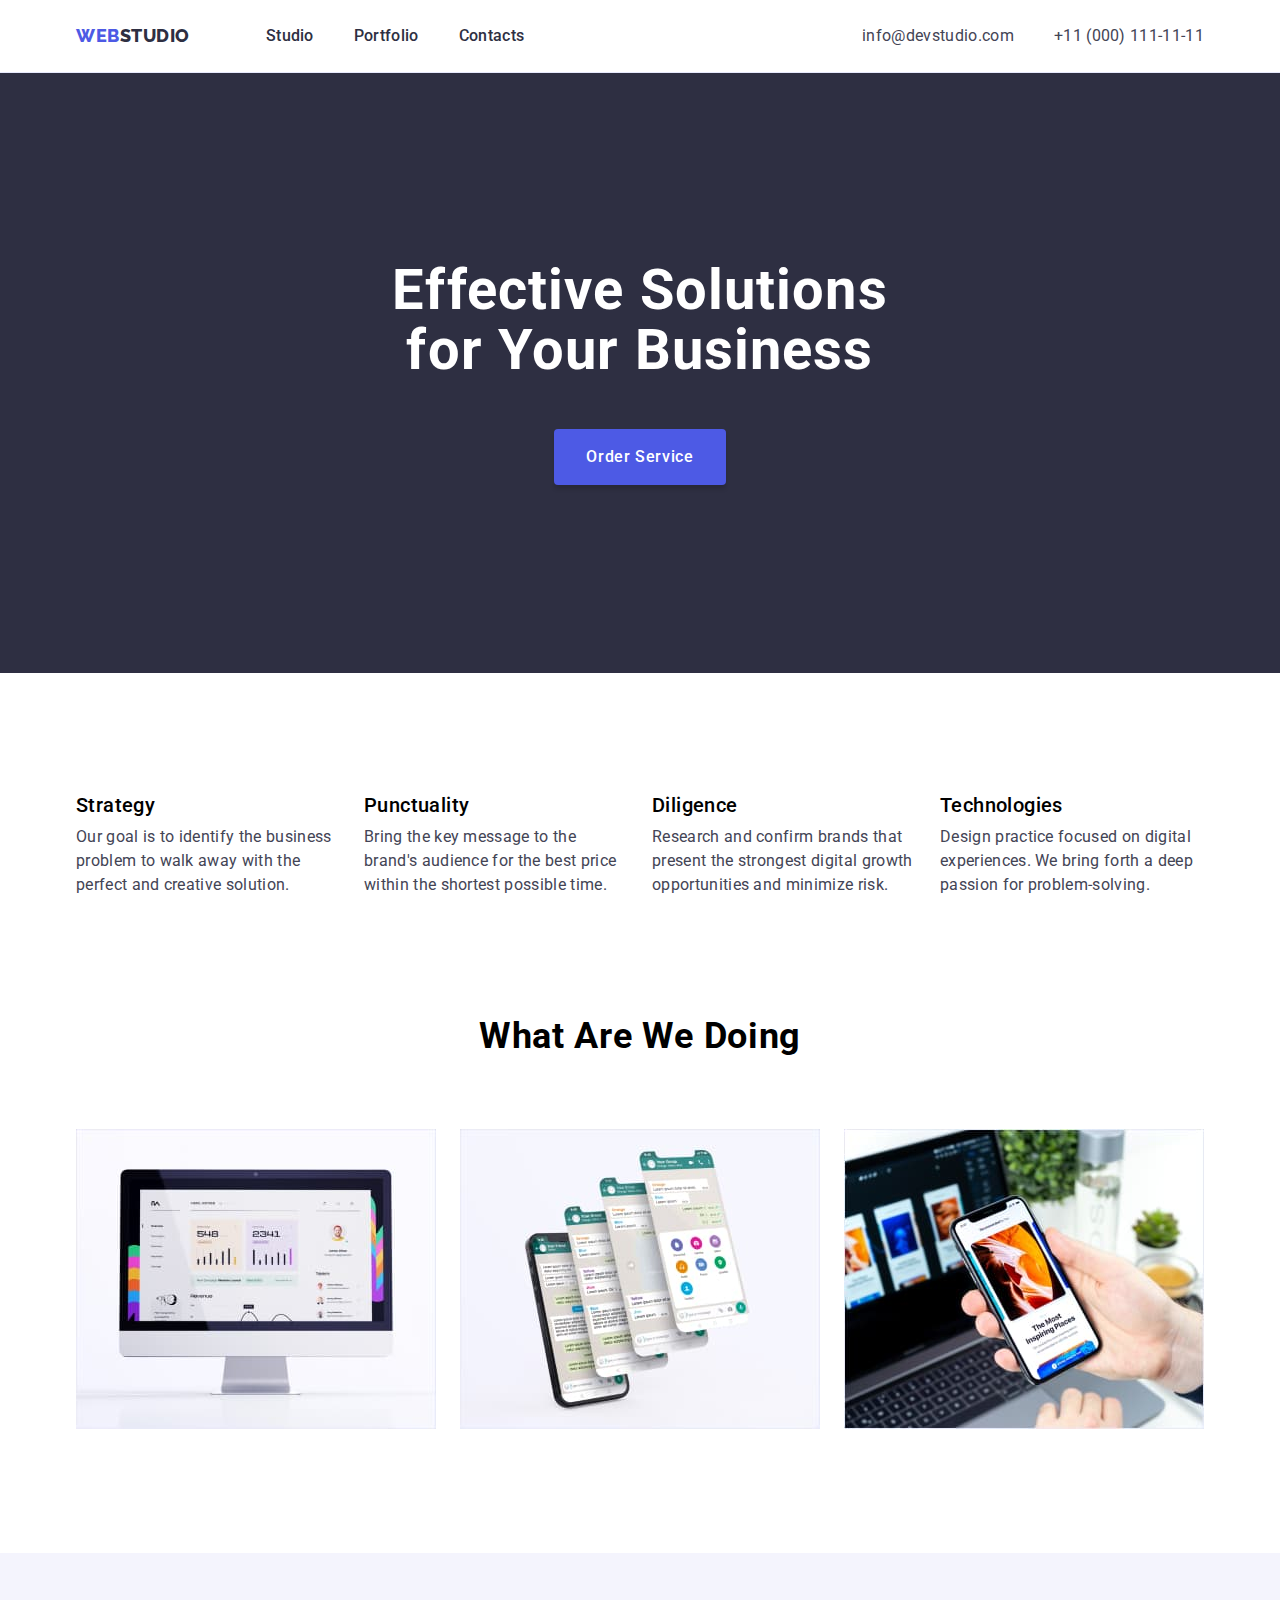
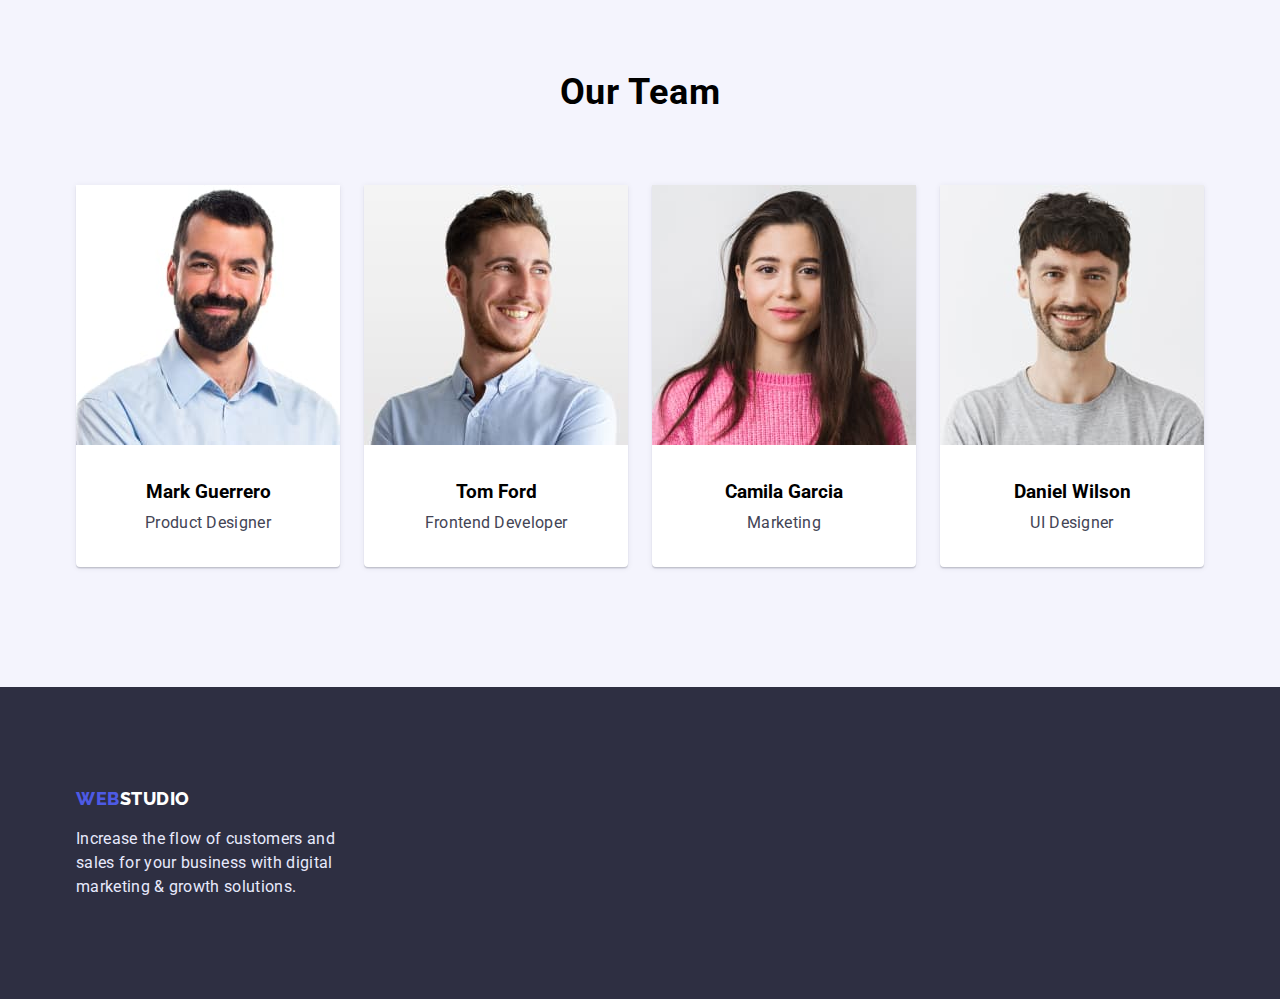
<file: index.html>
<!DOCTYPE html>
<html lang="en">

<head>
	<meta charset="UTF-8" />
	<meta http-equiv="X-UA-Compatible" content="IE=edge" />
	<meta name="viewport" content="width=device-width, initial-scale=1.0" />
	<title>WebStudio</title>
	<link rel="preconnect" href="https://fonts.googleapis.com" />
	<link rel="preconnect" href="https://fonts.gstatic.com" crossorigin />
	<link
		href="https://fonts.googleapis.com/css2?family=Raleway:wght@800&family=Roboto:wght@400;500;700;900&display=swap"
		rel="stylesheet" />
	<link rel="stylesheet" href="./css/modern-normalize.css">
	<link rel="stylesheet" href="./css/styles.css" />
</head>

<body>
	<!-- top-line -->
	<header class="header">
		<div class="container header-flex">
			<!-- Navigation -->

			<nav class="navigation-flex">
				<a href="./index.html" class="logo logo-marg"><span class="logo logo-web">Web</span>Studio</a>
				<ul class="navigation list menu-flex">
					<li class="navigation-list-item"><a href="./index.html" class="navigation-item">Studio</a></li>
					<li class="navigation-list-item"><a href="./portfolio.html" class="navigation-item">Portfolio</a>
					</li>
					<li class="navigation-list-item"><a href="" class="navigation-item">Contacts</a></li>
				</ul>
			</nav>


			<!-- Contacts -->

			<address class="contacts">
				<ul class="contacts-list list contacts-flex">
					<li class="contacts-list-item"><a href="mailto:info@devstudio.com"
							class="tell">info@devstudio.com</a></li>
					<li class="contacts-list-item"><a href="tel:+110001111111">+11 (000) 111-11-11</a></li>
				</ul>
			</address>
		</div>

	</header>

	<main>
		<!-- Hero -->
		<section class="hero">
			<div class="container">
				<h1 class="hero-title">Effective Solutions for Your Business</h1>
				<button type="button" class="button hero-btn">Order Service</button>
			</div>
		</section>

		<!-- Description -->
		<section class="description">
			<div class="container ">
				<h2 class="visually-hidden">Advantages</h2>
				<ul class="description-list list">
					<li class="description-list-item">
						<h3 class="descr-header">Strategy</h3>
						<p class="description-text">
							Our goal is to identify the business problem to walk away with the
							perfect and creative solution.
						</p>
					</li>
					<li class="description-list-item">
						<h3 class="descr-header">Punctuality</h3>
						<p class="description-text">
							Bring the key message to the brand's audience for the best price
							within the shortest possible time.
						</p>
					</li>
					<li class="description-list-item">
						<h3 class="descr-header">Diligence</h3>
						<p class="description-text">
							Research and confirm brands that present the strongest digital
							growth opportunities and minimize risk.
						</p>
					</li>
					<li class="description-list-item">
						<h3 class="descr-header">Technologies</h3>
						<p class="description-text">
							Design practice focused on digital experiences. We bring forth a
							deep passion for problem-solving.
						</p>
					</li>
				</ul>
			</div>
		</section>

		<!-- Images section -->
		<section>
			<div class="container ">
				<h2 class="secondary-header img-section-hdr">What are we doing</h2>
				<ul class="list img-list">
					<li class="img-list-item">
						<img src="./images/rectangle711.jpg" alt="PC monithor" width="360" />
					</li>
					<li class="img-list-item">
						<img src="./images/rectangle712.jpg" alt="Smartphone screen" width="360" />
					</li>
					<li class="img-list-item">
						<img src="./images/rectangle713.jpg" alt="hand holding a smartphone" width="360" />
					</li>
				</ul>
			</div>
		</section>
		<!-- Team section -->
		<section class="team-section">
			<div class="container ">
				<h2 class="secondary-header team-sect-hdr">Our Team</h2>
				<ul class="list team-cards-list">
					<li class="team-card">
						<img src="./images/img1.jpg" alt="Mark Guerrero Photo" width="264" />
						<h3 class="team-card-header">Mark Guerrero</h3>
						<p class="description-text">Product Designer</p>
					</li>
					<li class="team-card">
						<img src="./images/img4.jpg" alt="Tom Ford Photo" width="264" />
						<h3 class="team-card-header">Tom Ford</h3>
						<p class="description-text">Frontend Developer</p>
					</li>
					<li class="team-card">
						<img src="./images/img2.jpg" alt="Camila Garcia Photo" width="264" />
						<h3 class="team-card-header">Camila Garcia</h3>
						<p class="description-text">Marketing</p>
					</li>
					<li class="team-card">
						<img src="./images/img3.jpg" alt="Daniel Wilson Photo" width="264" />
						<h3 class="team-card-header">Daniel Wilson</h3>
						<p class="description-text">UI Designer</p>
					</li>
				</ul>
			</div>
		</section>
	</main>
	<!-- Bottom part -->
	<footer class="footer">
		<div class="container">
			<a href="./index.html" class="logo footer-logo"><span class="logo logo-web">Web</span>Studio</a>
			<p class="footer-text">
				Increase the flow of customers and sales for your business with
				digital marketing & growth solutions.
			</p>
		</div>
	</footer>
</body>

</html>
</file>
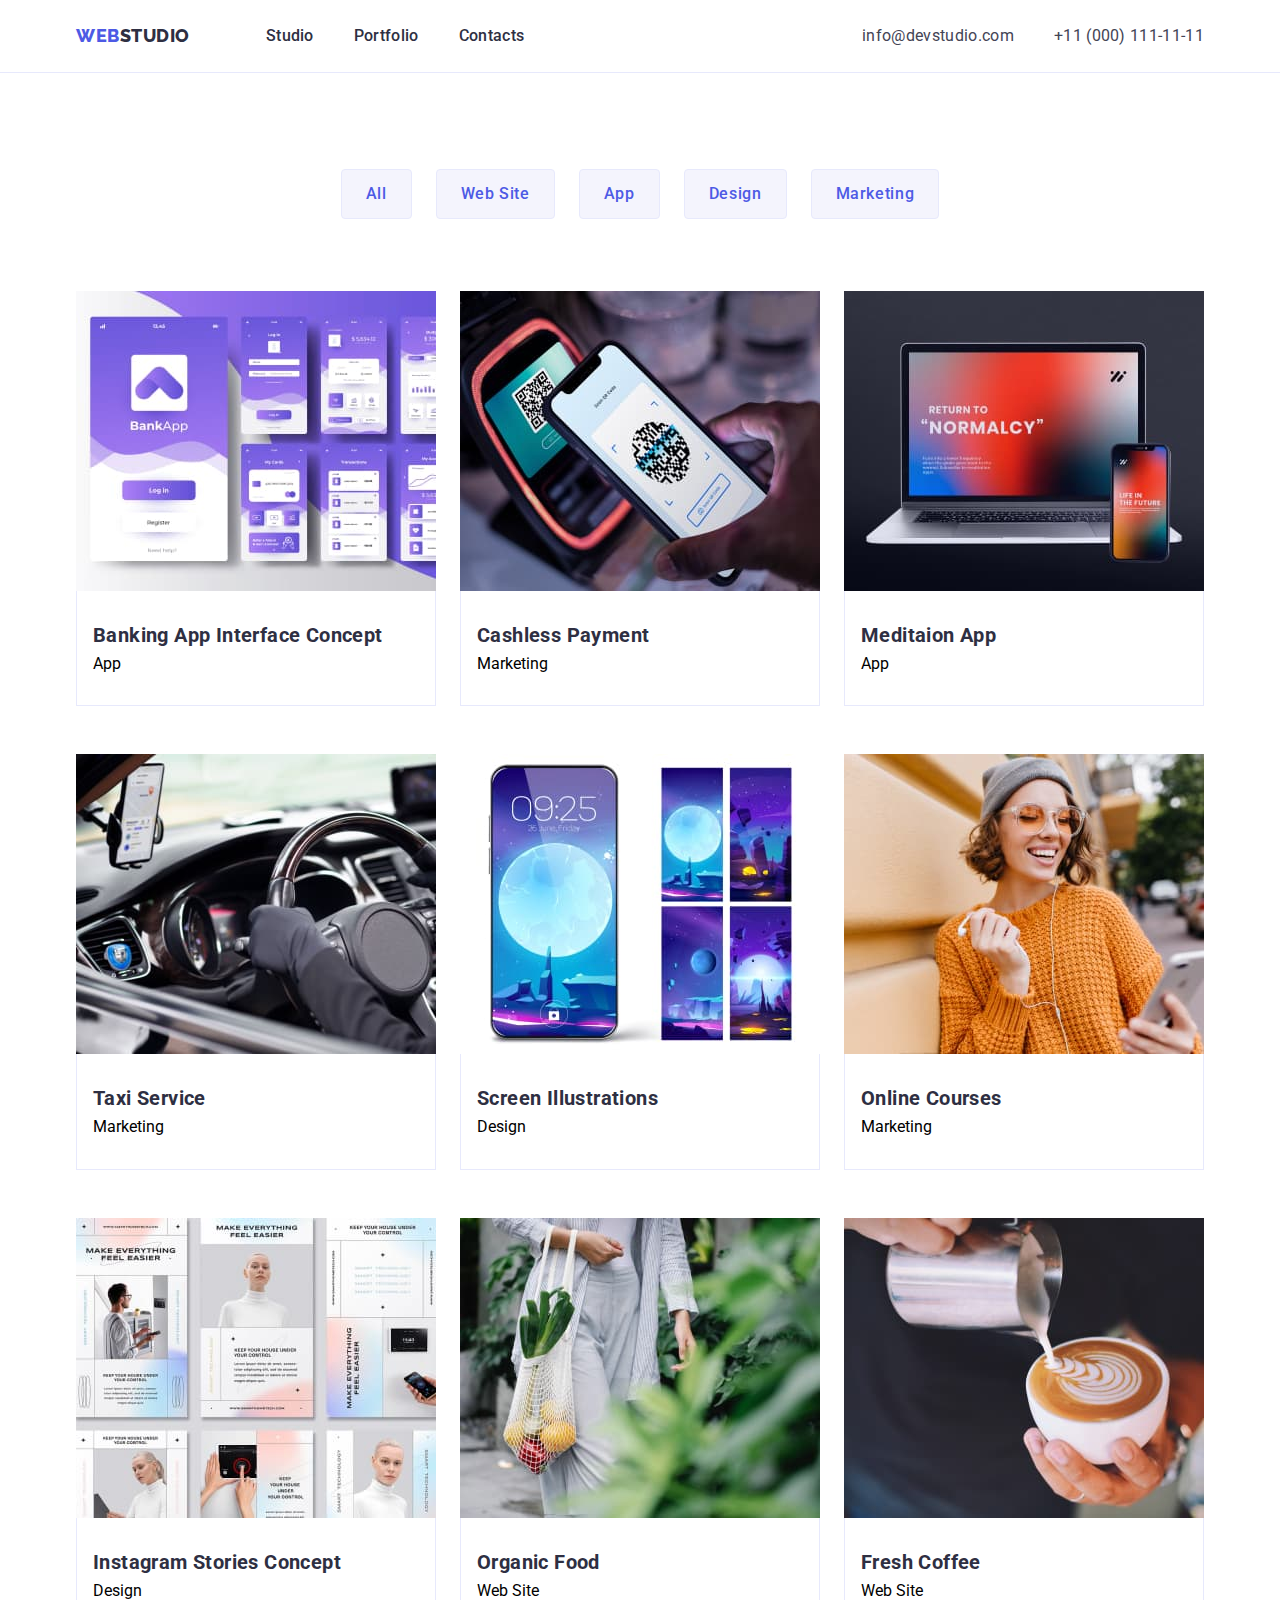
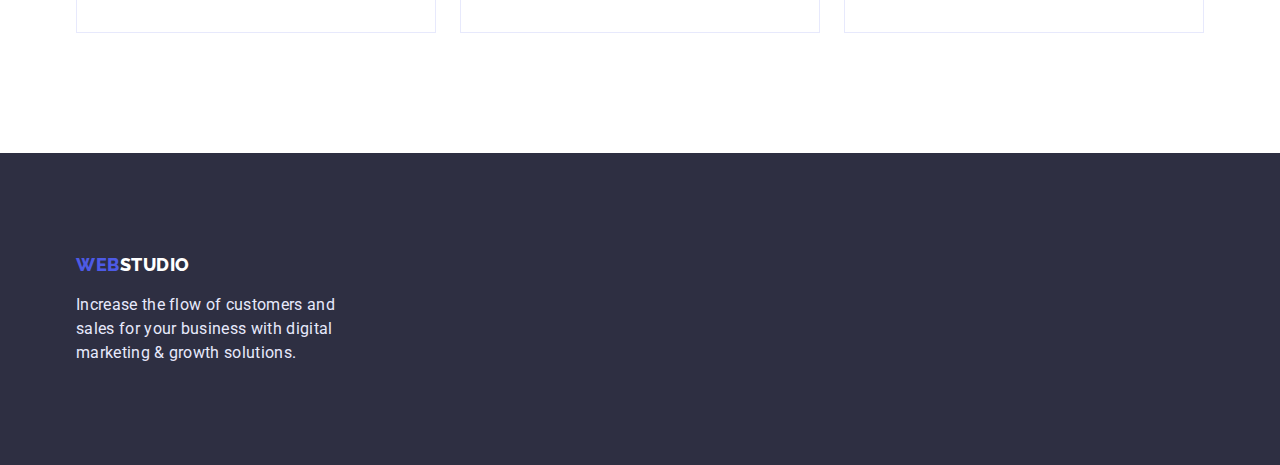
<file: portfolio.html>
<!DOCTYPE html>
<html lang="en">

<head>
	<meta charset="UTF-8" />
	<meta http-equiv="X-UA-Compatible" content="IE=edge" />
	<meta name="viewport" content="width=device-width, initial-scale=1.0" />
	<title>Portfolio</title>
	<link rel="preconnect" href="https://fonts.googleapis.com" />
	<link rel="preconnect" href="https://fonts.gstatic.com" crossorigin />
	<link
		href="https://fonts.googleapis.com/css2?family=Raleway:wght@800&family=Roboto:wght@400;500;700;900&display=swap"
		rel="stylesheet" />
	<link rel="stylesheet" href="./css/modern-normalize.css" />
	<link rel="stylesheet" href="./css/styles.css" />
</head>

<body>
	<!-- top-line -->
	<header class="header">
		<div class="container header-flex">
			<!-- Navigation -->

			<nav class="navigation-flex">
				<a href="./index.html" class="logo logo-marg"><span class="logo logo-web">Web</span>Studio</a>
				<ul class="navigation list menu-flex">
					<li class="navigation-list-item"><a href="./index.html" class="navigation-item">Studio</a></li>
					<li class="navigation-list-item"><a href="./portfolio.html" class="navigation-item">Portfolio</a>
					</li>
					<li class="navigation-list-item"><a href="" class="navigation-item">Contacts</a></li>
				</ul>
			</nav>


			<!-- Contacts -->

			<address class="contacts">
				<ul class="contacts-list list contacts-flex">
					<li class="contacts-list-item"><a href="mailto:info@devstudio.com"
							class="tell">info@devstudio.com</a>
					</li>
					<li class="contacts-list-item"><a href="tel:+110001111111">+11 (000) 111-11-11</a></li>
				</ul>
			</address>
		</div>

	</header>

	<main>

		<!-- Buttons -->
		<section class="portfilo">
			<div class="container">
				<h1 class="visually-hidden">Buttons</h1>
				<ul class="list buttons-flex">
					<li><button type="button" class="button button-filter">All</button></li>
					<li><button type="button" class="button button-filter">Web Site</button></li>
					<li><button type="button" class="button button-filter">App</button></li>
					<li><button type="button" class="button button-filter">Design</button></li>
					<li><button type="button" class="button button-filter">Marketing</button></li>
				</ul>

				<!-- Cards -->

				<ul class="list portfolio-cards-flex">
					<li class="portfolio-cards">
						<a href="">
							<img class="portf-cart-img" src="./images/img21.jpg" alt="Banking App Preview"
								width="360" />
							<div class="portf-card-futter">
								<h2 class="portf-card-header">Banking App Interface Concept</h2>
								<p class="portf-card-text">App</p>
							</div>
						</a>
					</li>
					<li class="portfolio-cards">
						<a href="">
							<img class="portf-cart-img" src="./images/img22.jpg" alt="Cashless Payment Preview"
								width="360" />
							<div class="portf-card-futter">
								<h2 class="portf-card-header">Cashless Payment</h2>
								<p class="portf-card-text">Marketing</p>
							</div>
						</a>
					</li>
					<li class="portfolio-cards">
						<a href="">
							<img class="portf-cart-img" src="./images/img23.jpg" alt="Meditaion App Preview"
								width="360" />
							<div class="portf-card-futter">
								<h2 class="portf-card-header">Meditaion App</h2>
								<p class="portf-card-text">App</p>
							</div>
						</a>

					</li>
					<li class="portfolio-cards">
						<a href="">
							<img class="portf-cart-img" src="./images/img24.jpg" alt="Taxi Service Preview"
								width="360" />
							<div class="portf-card-futter">
								<h2 class="portf-card-header">Taxi Service</h2>
								<p class="portf-card-text">Marketing</p>
							</div>
						</a>
					</li>
					<li class="portfolio-cards">
						<a href="">
							<img class="portf-cart-img" src="./images/img25.jpg" alt="Screen Illustrations Preview"
								width="360" />
							<div class="portf-card-futter">
								<h2 class="portf-card-header">Screen Illustrations</h2>
								<p class="portf-card-text">Design</p>
							</div>
						</a>
					</li>
					<li class="portfolio-cards">
						<a href="">
							<img class="portf-cart-img" src="./images/img26.jpg" alt="Online Courses Preview"
								width="360" />
							<div class="portf-card-futter">
								<h2 class="portf-card-header">Online Courses</h2>
								<p class="portf-card-text">Marketing</p>
							</div>
						</a>
					</li>
					<li class="portfolio-cards">
						<a href="">
							<img class="portf-cart-img" src="./images/img27.jpg" alt="Instagram Stories Concept"
								width="360" />
							<div class="portf-card-futter">
								<h2 class="portf-card-header">Instagram Stories Concept</h2>
								<p class="portf-card-text">Design</p>
							</div>
						</a>
					</li>
					<li class="portfolio-cards">
						<a href="">
							<img class="portf-cart-img" src="./images/img28.jpg" alt="Organic Food" width="360" />
							<div class="portf-card-futter">
								<h2 class="portf-card-header">Organic Food</h2>
								<p class="portf-card-text">Web Site</p>
							</div>
						</a>
					</li>
					<li class="portfolio-cards">
						<a href="">
							<img class="portf-cart-img" src="./images/img29.jpg" alt="Fresh Coffee" width="360" />
							<div class="portf-card-futter">
								<h2 class="portf-card-header">Fresh Coffee</h2>
								<p class="portf-card-text">Web Site</p>
							</div>
						</a>
					</li>
				</ul>
			</div>
		</section>
	</main>
	<footer class="footer">
		<div class="container">
			<a href="./index.html" class="logo footer-logo"><span class="logo logo-web">Web</span>Studio</a>
			<p class="footer-text">
				Increase the flow of customers and sales for your business with
				digital marketing & growth solutions.
			</p>
		</div>
	</footer>
</body>

</html>
</file>
<file: css/styles.css>
:root {
	--text-color: #434455;
	--primary-color: #4d5ae5;
	--active-color: #404bbf;
	--white-color: #ffffff;
	--accent-fill-color: #f4f4fd;
	--accent-color: #e7e9fc;
	--common-color: #2e2f42;
}

body {
	font-family: "Roboto", sans-serif;
	background-color: #ffffff;
}

.visually-hidden {
	position: absolute;
	width: 1px;
	height: 1px;
	margin: -1px;
	border: 0;
	padding: 0;

	white-space: nowrap;
	clip-path: inset(100%);
	clip: rect(0 0 0 0);
	overflow: hidden;
}

h1,
h2,
h3,
h4,
p {
	margin: 0;
}

ul {
	padding-left: 0;
	margin: 0;
}

.list {
	list-style: none;
	margin-left: 0;
}

.container {
	width: 1158px;
	margin: 0 auto;
	padding: 0 15px;
}

.button {
	font-family: inherit;
	font-weight: 500;
	font-size: 16px;
	line-height: 1.5;

	text-align: center;
	letter-spacing: 0.04em;

	cursor: pointer;
}

.header {
	border-bottom: 1px solid var(--accent-color);
	padding-top: 24px;
	padding-bottom: 24px;
}

.logo {
	font-family: "Raleway";
	font-weight: 800;
	font-size: 18px;
	line-height: 1.33;
	align-items: center;
	letter-spacing: 0.03em;
	text-transform: uppercase;
	text-decoration: none;
	color: var(--common-color);
}

.logo-web {
	color: var(--primary-color);
}

.logo:hover,
.logo:focus {
	color: var(--active-color);
}

/* -------Navigation-------- */
.navigation .navigation-item {
	font-weight: 500;
	font-size: 16px;
	line-height: 1.5;
	letter-spacing: 0.02em;
	text-decoration: none;
	color: var(--common-color);
}

.navigation .navigation-item:hover,
.navigation .navigation-item:focus {
	color: var(--active-color);
}

.menu-flex {
	display: flex;

}

.navigation-flex {
	display: flex;
	align-items: center;
}

.navigation-list-item:not(:last-child) {
	margin-right: 40px;
}

a.logo-marg {
	margin-right: 76px;
}

/* -------Contacts-------- */
.contacts .contacts-list-item>a {
	font-style: normal;
	text-decoration: none;
	color: var(--text-color);
	font-size: 16px;
	line-height: 1.5;
	letter-spacing: 0.02em;
}

.contacts {
	margin-left: auto;
}

.contacts .contacts-list-item>a:hover,
.contacts .contacts-list-item>a:focus {
	color: var(--active-color);
}

.contacts-flex {
	display: flex;
	gap: 40px;
	justify-content: flex-end;
}

.header-flex {
	display: flex;
}

/* -------Hero-------- */
.hero {
	padding: 188px 0px;
	background-color: var(--common-color);
	text-align: center;
}

.hero-title {
	font-size: 56px;
	line-height: 1.07;

	letter-spacing: 0.02em;
	color: var(--white-color);
	width: 496px;
	margin: 0px auto;
	margin-bottom: 48px;
	padding: 0;
}

.hero-btn {
	padding: 16px 32px;
	border: none;
	margin: 0 auto;
	background: var(--primary-color);
	box-shadow: 0px 4px 4px rgba(0, 0, 0, 0.15);
	border-radius: 4px;
	color: var(--white-color);
}

.hero-btn:hover,
.hero-btn:focus {
	background-color: var(--active-color);
}

/* -------Descr-------- */
.description {
	padding-top: 120px;
	padding-bottom: 120px;
}

.description-list {
	display: flex;
	gap: 24px;
}

.description-list-item {
	width: 264px;
}

.descr-header {
	font-weight: 500;
	font-size: 20px;
	line-height: 1.2;
	letter-spacing: 0.02em;
	margin-bottom: 8px;
}

.description-text {
	font-weight: 400;
	font-size: 16px;
	line-height: 1.5;
	letter-spacing: 0.02em;
	color: var(--text-color);
	width: 264px;
}

/* -------images section-------- */


.secondary-header {
	font-weight: 700;
	font-size: 36px;
	line-height: 1.11;

	text-align: center;
	letter-spacing: 0.02em;
	text-transform: capitalize;
}

.img-section-hdr {
	margin-bottom: 72px;
}

.img-list {
	display: flex;
	gap: 24px;
}

.img-list-item {
	width: calc((100% - 48px) / 3);
	display: block;
	max-width: 100%;
	height: auto;

}

/* -------team section-------- */
.team-section {
	background-color: var(--accent-fill-color);
	margin-top: 120px;
	padding-top: 120px;
	padding-bottom: 120px;
}

.team-sect-hdr {
	margin-bottom: 72px;
}

.team-cards-list {
	display: flex;
	gap: 24px;
}

.team-card {
	width: 264px;
	background: var(--white-color);
	box-shadow: 0px 1px 6px rgba(46, 47, 66, 0.08),
		0px 1px 1px rgba(46, 47, 66, 0.16), 0px 2px 1px rgba(46, 47, 66, 0.08);

	text-align: center;
	border-radius: 0px 0px 4px 4px;
	padding-bottom: 32px;
}

.team-card-header {
	margin-top: 32px;
	margin-bottom: 8px;
}

.portfilo {
	padding-bottom: 120px;
	padding-top: 96px;
}

/* -------Portfolio-Buttons------- */
.button-filter {
	padding: 12px 24px;
	background: var(--accent-fill-color);
	border: 1px solid var(--accent-color);
	border-radius: 4px;
	color: var(--primary-color);
}

.button-filter:hover,
.button-filter:focus {
	background-color: var(--active-color);
	box-shadow: 0px 3px 1px rgba(0, 0, 0, 0.1), 0px 2px 1px rgba(0, 0, 0, 0.08),
		0px 2px 2px rgba(0, 0, 0, 0.12);
	color: var(--white-color);
	border-color: transparent;
}

.buttons-flex {
	display: flex;
	justify-content: center;
	gap: 24px;
	margin-bottom: 72px;
}

/* -------Portfolio-cards------- */
.portfolio-cards {
	background: #ffffff;
	width: calc((100% - 48px) / 3);

}

.portf-cart-img {
	display: block;
	max-width: 100%;
	height: auto;
}

.portfolio-cards>a {
	text-decoration: none;
	color: inherit;
}

.portfolio-cards-flex {
	display: flex;
	flex-wrap: wrap;
	row-gap: 48px;
	column-gap: 24px;
}

.portf-card-header {

	font-size: 20px;
	line-height: 1.2;
	letter-spacing: 0.02em;
	color: var(--common-color);
	margin-bottom: 8px;

}

.portf-card-futter {
	padding: 32px 16px;
	border: 1px solid #e7e9fc;
	border-top: 0;
}

/* -------footer------- */
.footer {
	background-color: var(--common-color);
	padding-top: 100px;
	padding-bottom: 100px;
}

.footer-logo {
	color: var(--white-color);
}

.footer-text {
	font-weight: 400;
	font-size: 16px;
	line-height: 1.5;
	letter-spacing: 0.02em;
	margin-top: 16px;
	color: var(--accent-color);
	width: 264px;
}
</file>
